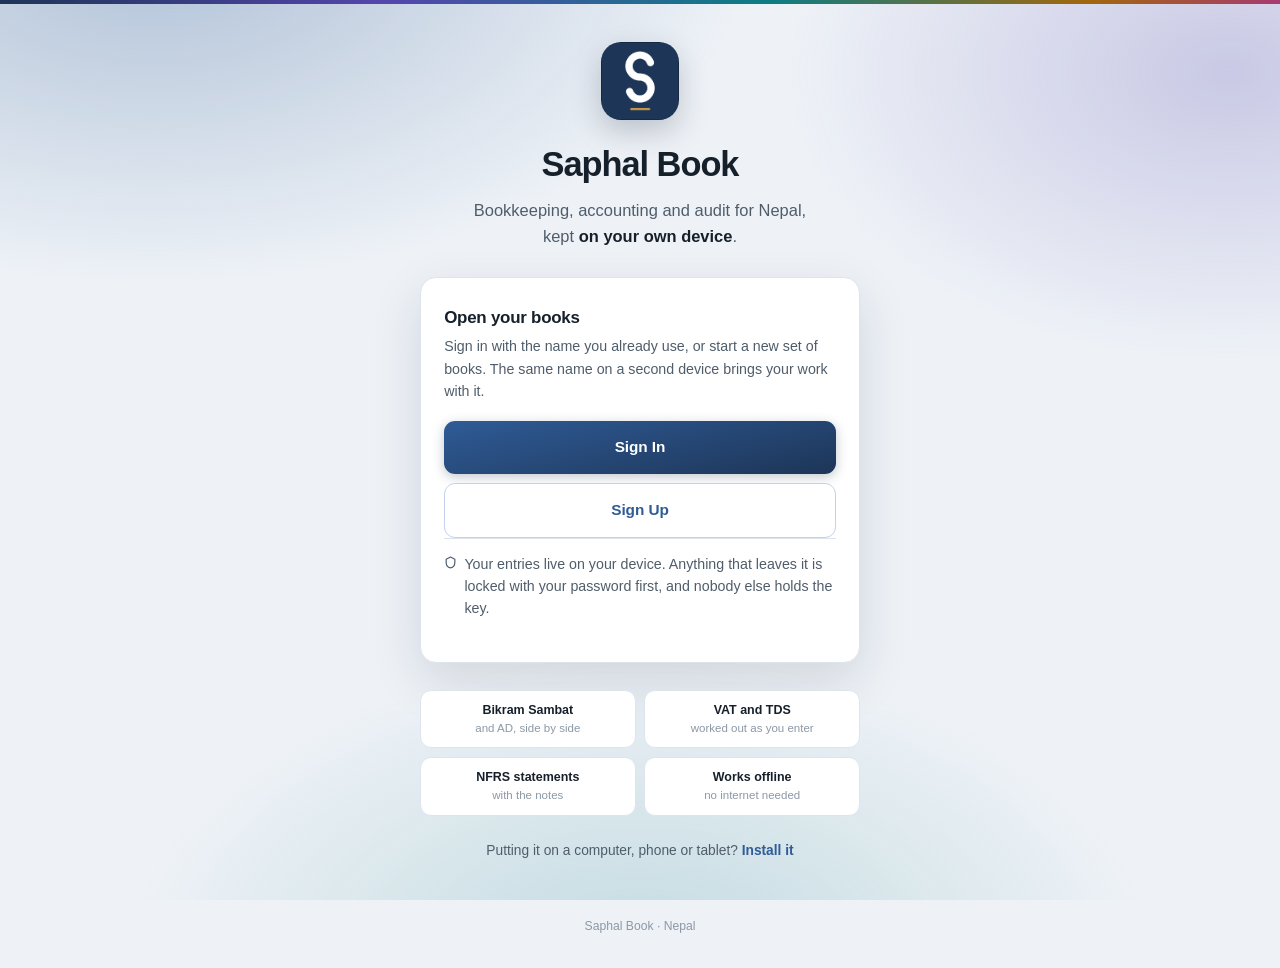
<file: index.html>
<!doctype html>
<html lang="en">
<head>
<meta charset="utf-8">
<meta name="viewport" content="width=device-width, initial-scale=1">
<title>Saphal Book</title>
<link rel="canonical" href="docs/">
<meta http-equiv="refresh" content="0; url=docs/">
<style>
body{font-family:-apple-system,BlinkMacSystemFont,"Segoe UI",Roboto,Arial,sans-serif;
  background:#f2f5f8;color:#16202b;display:grid;place-items:center;height:100vh;margin:0}
a{color:#2f5b96}
div{text-align:center}
</style>
</head>
<body>
<div>
  <p>Opening Saphal Book.</p>
  <p><a href="docs/">Continue here if nothing happens.</a></p>
</div>
<script>location.replace("docs/");</script>
</body>
</html>
</file>
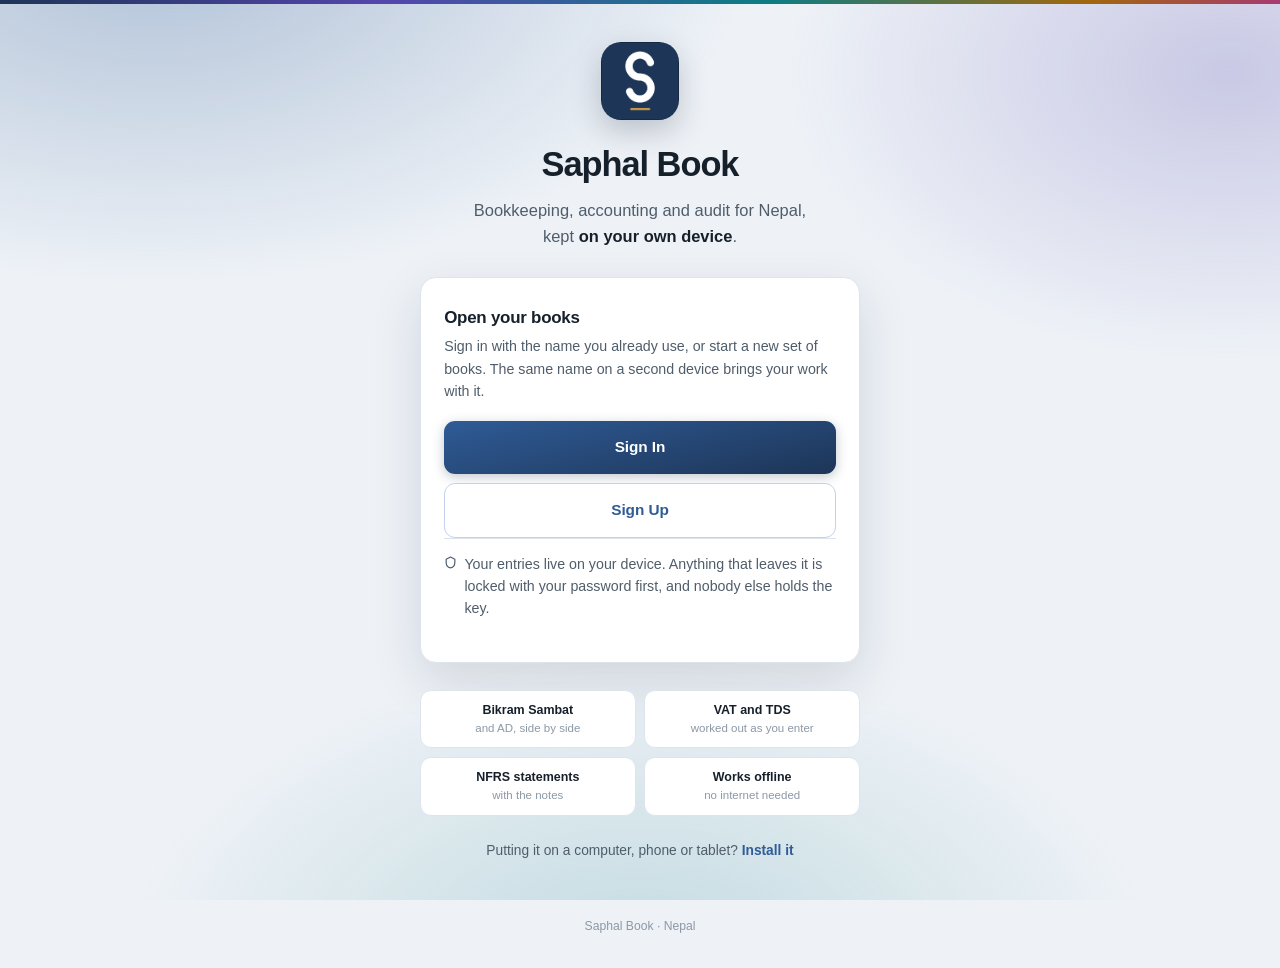
<file: docs/index.html>
<!doctype html>
<html lang="en">
<head>
<meta charset="utf-8">
<meta name="viewport" content="width=device-width, initial-scale=1">
<title>Saphal Book</title>
<meta name="description" content="Bookkeeping, accounting and audit for Nepal. Bikram Sambat dates, VAT, TDS and NFRS, on your own device.">
<meta name="theme-color" content="#1d3557">
<link rel="icon" type="image/png" href="icon-192.png?v=2">
<link rel="apple-touch-icon" href="icon-192.png?v=2">
<link rel="manifest" href="app/manifest.webmanifest">
<meta property="og:title" content="Saphal Book">
<meta property="og:description" content="Bookkeeping, accounting and audit for Nepal.">
<meta property="og:type" content="website">
<meta property="og:url" content="https://saphalbook.com/">
<style>
:root{
  --ink:#16202b; --soft:#4f5d6b; --faint:#8b98a5; --paper:#fff; --ground:#eef2f7;
  --line:#dde4ec; --brand:#1d3557; --brand-lift:#2f5b96; --brand-soft:#e7eefb;
  --brand-line:#c3d3ec; --violet:#5546ad; --teal:#0d7d84; --amber:#a2670c;
  --glow-a:rgba(47,91,150,.32); --glow-b:rgba(85,70,173,.24); --glow-c:rgba(13,125,132,.20);
  --shadow:0 18px 50px rgba(16,32,48,.13);
  --sans:-apple-system,BlinkMacSystemFont,"SF Pro Text","Segoe UI",Roboto,"Helvetica Neue",Arial,sans-serif;
}
@media (prefers-color-scheme:dark){:root{
  --ink:#e8edf3; --soft:#a9b6c4; --faint:#74838f; --paper:#161d26; --ground:#0c1117;
  --line:#28323d; --brand:#4d7ab8; --brand-lift:#6a9ada; --brand-soft:#1b2735;
  --brand-line:#2f4258; --violet:#9d94e0; --teal:#4fb3b8; --amber:#d9a441;
  --glow-a:rgba(77,122,184,.20); --glow-b:rgba(157,148,224,.14); --glow-c:rgba(79,179,184,.12);
  --shadow:0 18px 50px rgba(0,0,0,.45);
}}
*{box-sizing:border-box}
html,body{height:100%}
body{margin:0;font-family:var(--sans);background:var(--ground);color:var(--ink);
  line-height:1.6;-webkit-font-smoothing:antialiased;
  display:flex;flex-direction:column;min-height:100%}

/* The light behind the page. Three soft washes of colour, nothing moving,
   nothing to read. It gives the panel something to sit on. */
body::before{content:"";position:fixed;inset:0;z-index:0;pointer-events:none;
  background:
    radial-gradient(60rem 34rem at 12% -6%, var(--glow-a), transparent 62%),
    radial-gradient(46rem 30rem at 96% 8%, var(--glow-b), transparent 60%),
    radial-gradient(52rem 32rem at 50% 108%, var(--glow-c), transparent 62%)}

.rail{height:4px;flex:0 0 auto;position:relative;z-index:1;
  background:linear-gradient(90deg,var(--brand) 0%,var(--violet) 30%,var(--teal) 60%,var(--amber) 85%,#a83a71 100%)}

main{flex:1 1 auto;position:relative;z-index:1;
  display:grid;place-items:center;padding:2.4rem 1.2rem 1.4rem}
.panel{width:100%;max-width:440px;text-align:center}

.mark{width:78px;height:78px;border-radius:20px;display:block;margin:0 auto;
  box-shadow:0 12px 30px rgba(16,32,48,.22)}
h1{font-size:2.15rem;margin:1.05rem 0 .3rem;letter-spacing:-.03em;font-weight:700}
.tag{color:var(--soft);font-size:1.03rem;margin:0 auto 1.7rem;max-width:23rem}
.tag b{color:var(--ink);font-weight:600}

.card{background:var(--paper);border:1px solid var(--line);border-radius:16px;
  padding:1.6rem 1.45rem 1.45rem;box-shadow:var(--shadow);text-align:left}
.card h2{font-size:1.06rem;margin:0 0 .3rem;letter-spacing:-.015em;font-weight:650}
.card p{margin:0 0 1.2rem;color:var(--soft);font-size:.89rem;line-height:1.55}

.btn{display:block;text-decoration:none;border-radius:11px;padding:.88rem 1.1rem;
  text-align:center;font-weight:650;font-size:.96rem;letter-spacing:-.005em;
  background:linear-gradient(168deg,var(--brand-lift),var(--brand));color:#fff;
  box-shadow:0 3px 12px rgba(20,40,66,.26);transition:filter .15s,transform .15s}
.btn:hover{filter:brightness(1.1);transform:translateY(-1px)}
.btn.ghost{background:var(--paper);color:var(--brand-lift);
  border:1px solid var(--brand-line);box-shadow:none}
.btn.ghost:hover{background:var(--brand-soft);filter:none}
.btn + .btn{margin-top:.6rem}

.assure{margin:1.1rem 0 0;padding-top:.9rem;border-top:1px solid var(--line);
  font-size:.78rem;color:var(--faint);display:flex;align-items:flex-start;gap:.45rem}
.assure svg{flex:0 0 auto;margin-top:.15rem}

/* What it does, in four words each. Enough to know you are in the right
   place, short enough that nobody has to read it. */
.marks{list-style:none;margin:1.7rem 0 0;padding:0;
  display:grid;grid-template-columns:repeat(2,1fr);gap:.55rem}
.marks li{background:var(--paper);border:1px solid var(--line);border-radius:11px;
  padding:.7rem .55rem;font-size:.78rem;font-weight:600;color:var(--ink);
  text-align:center;line-height:1.35}
.marks span{display:block;font-weight:400;font-size:.72rem;color:var(--faint);
  margin-top:.1rem}

.quiet{margin-top:1.5rem;font-size:.86rem;color:var(--soft)}
.quiet a{color:var(--brand-lift);text-decoration:none;font-weight:600}
.quiet a:hover{text-decoration:underline}

footer{flex:0 0 auto;position:relative;z-index:1;text-align:center;
  padding:1.2rem 1.2rem 2rem;font-size:.76rem;color:var(--faint)}

@media (max-width:400px){
  h1{font-size:1.85rem}
  .marks{grid-template-columns:1fr}
}
</style>
</head>
<body>
<div class="rail"></div>

<main>
  <div class="panel">
    <img class="mark" src="icon-192.png?v=2" alt="" width="78" height="78">
    <h1>Saphal Book</h1>
    <p class="tag">Bookkeeping, accounting and audit for Nepal, kept
       <b>on your own device</b>.</p>

    <div class="card">
      <h2>Open your books</h2>
      <p>Sign in with the name you already use, or start a new set of books.
         The same name on a second device brings your work with it.</p>
      <a class="btn" href="app/">Sign In</a>
      <a class="btn ghost" href="app/">Sign Up</a>

      <p class="assure">
        <svg width="13" height="13" viewBox="0 0 24 24" fill="none"
             stroke="currentColor" stroke-width="2.2" stroke-linecap="round"
             stroke-linejoin="round" aria-hidden="true">
          <path d="M12 2l8 4v6c0 5-3.4 9.2-8 10-4.6-.8-8-5-8-10V6z"></path>
        </svg>
        <span>Your entries live on your device. Anything that leaves it is
          locked with your password first, and nobody else holds the key.</span>
      </p>
    </div>

    <ul class="marks">
      <li>Bikram Sambat<span>and AD, side by side</span></li>
      <li>VAT and TDS<span>worked out as you enter</span></li>
      <li>NFRS statements<span>with the notes</span></li>
      <li>Works offline<span>no internet needed</span></li>
    </ul>

    <p class="quiet">
      Putting it on a computer, phone or tablet?
      <a href="install/">Install it</a>
    </p>
  </div>
</main>

<footer>Saphal Book &middot; Nepal</footer>
</body>
</html>
</file>
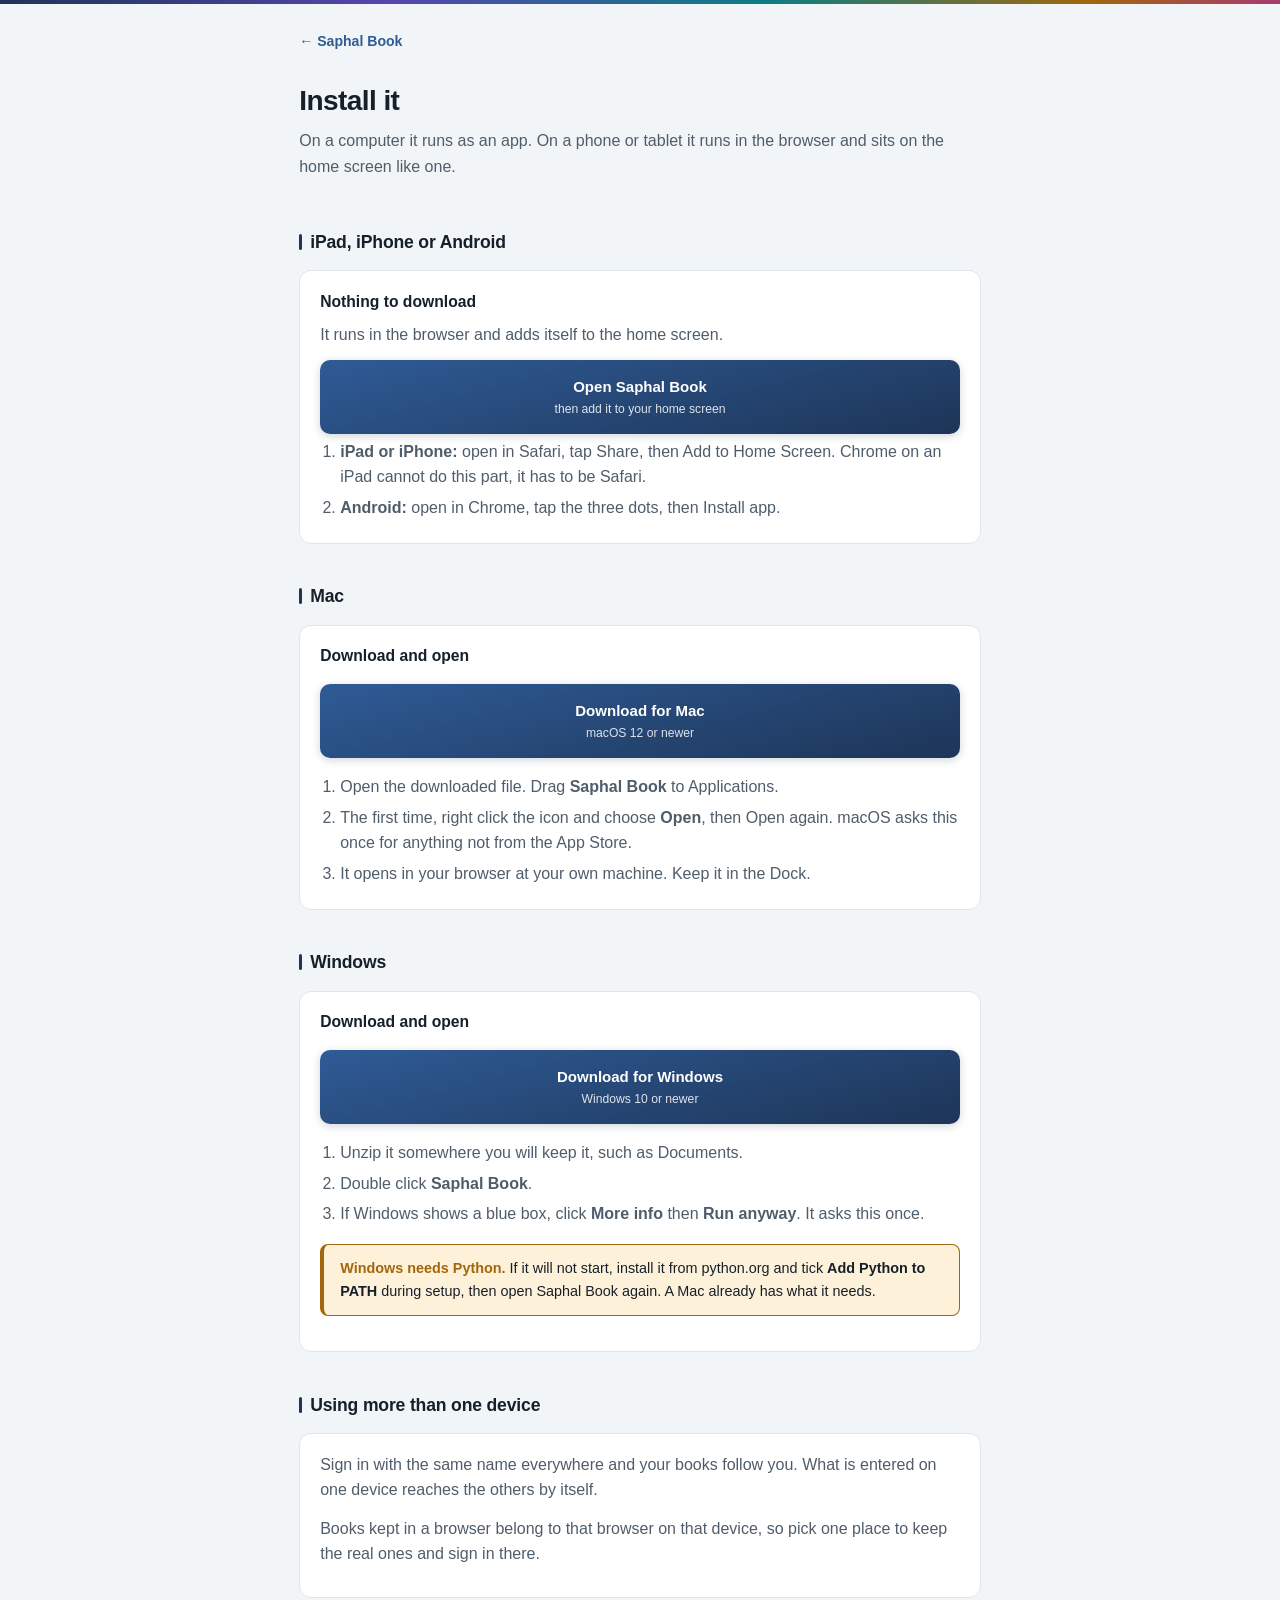
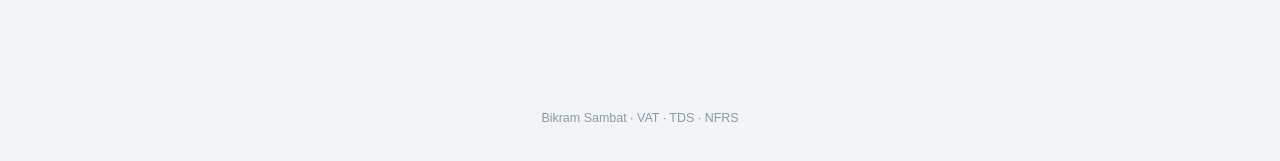
<file: docs/install/index.html>
<!doctype html>
<html lang="en">
<head>
<meta charset="utf-8">
<meta name="viewport" content="width=device-width, initial-scale=1">
<title>Install Saphal Book</title>
<meta name="description" content="How to install Saphal Book on a Mac, a Windows computer, an iPad, an iPhone or an Android device.">
<meta name="theme-color" content="#1d3557">
<link rel="icon" type="image/png" href="../icon-192.png?v=2">
<link rel="apple-touch-icon" href="../icon-192.png?v=2">
<style>
:root{
  --ink:#16202b; --soft:#4f5d6b; --faint:#8b98a5; --paper:#fff; --ground:#f2f5f8;
  --line:#dfe5ec; --brand:#1d3557; --brand-lift:#2f5b96; --brand-soft:#e7eefb;
  --brand-line:#bed0ec; --violet:#5546ad; --teal:#0d7d84; --amber:#a2670c;
  --amber-soft:#fdf1da;
  --sans:-apple-system,BlinkMacSystemFont,"SF Pro Text","Segoe UI",Roboto,"Helvetica Neue",Arial,sans-serif;
}
@media (prefers-color-scheme:dark){:root{
  --ink:#e8edf3; --soft:#a9b6c4; --faint:#74838f; --paper:#161c24; --ground:#0f141a;
  --line:#2a343f; --brand:#4d7ab8; --brand-lift:#5c8bcb; --brand-soft:#1c2a3d;
  --brand-line:#2f4258; --violet:#9d94e0; --teal:#4fb3b8; --amber:#d9a441;
  --amber-soft:#2e2513;
}}
*{box-sizing:border-box}
body{margin:0;font-family:var(--sans);background:var(--ground);color:var(--ink);
  line-height:1.6;-webkit-font-smoothing:antialiased}
.rail{height:4px;background:linear-gradient(90deg,var(--brand) 0%,var(--violet) 30%,var(--teal) 60%,var(--amber) 85%,#a83a71 100%)}
.wrap{max-width:720px;margin:0 auto;padding:0 1.2rem 4rem}

.back{display:inline-flex;align-items:center;gap:.4rem;margin-top:1.6rem;
  color:var(--brand-lift);text-decoration:none;font-size:.88rem;font-weight:600}
.back:hover{text-decoration:underline}

header{padding:1.6rem 0 .6rem}
h1{font-size:1.75rem;margin:0 0 .3rem;letter-spacing:-.02em}
.tag{color:var(--soft);margin:0}

h2{font-size:1.1rem;margin:2.4rem 0 .6rem;letter-spacing:-.01em;
  display:flex;align-items:center;gap:.5rem;font-weight:650}
h2::before{content:"";width:3px;height:16px;border-radius:2px;background:var(--brand)}
p{margin:0 0 .8rem;color:var(--soft)}

.card{background:var(--paper);border:1px solid var(--line);border-radius:12px;
  padding:1.1rem 1.25rem;margin:.9rem 0}
.card h3{font-size:.98rem;margin:0 0 .5rem;font-weight:650;color:var(--ink)}

.dl{display:grid;grid-template-columns:repeat(auto-fit,minmax(220px,1fr));gap:.8rem;margin:1rem 0}
.btn{display:block;text-decoration:none;border-radius:10px;padding:.9rem 1.1rem;
  text-align:center;font-weight:650;font-size:.94rem;
  background:linear-gradient(165deg,var(--brand-lift),var(--brand));color:#fff;
  box-shadow:0 2px 8px rgba(20,40,66,.2)}
.btn:hover{filter:brightness(1.09)}
.btn small{display:block;font-weight:400;opacity:.85;font-size:.76rem;margin-top:.1rem}

ol{margin:.3rem 0 0;padding-left:1.25rem;color:var(--soft)}
ol li{margin-bottom:.3rem}
code{background:var(--brand-soft);color:var(--brand-lift);border-radius:5px;
  padding:.1rem .35rem;font-size:.86em;font-family:ui-monospace,SFMono-Regular,Menlo,monospace}

.note{background:var(--amber-soft);border:1px solid var(--amber);border-left-width:4px;
  border-radius:8px;padding:.75rem 1rem;margin:1.1rem 0;font-size:.9rem;color:var(--ink)}
.note strong{color:var(--amber)}

footer{text-align:center;padding:2rem 1.2rem;font-size:.78rem;color:var(--faint)}
</style>
</head>
<body>
<div class="rail"></div>

<div class="wrap">
  <a class="back" href="../">&larr; Saphal Book</a>

  <header>
    <h1>Install it</h1>
    <p class="tag">On a computer it runs as an app. On a phone or tablet it runs in
       the browser and sits on the home screen like one.</p>
  </header>

  <h2>iPad, iPhone or Android</h2>
  <div class="card">
    <h3>Nothing to download</h3>
    <p>It runs in the browser and adds itself to the home screen.</p>
    <a class="btn" href="../app/">Open Saphal Book
      <small>then add it to your home screen</small></a>
    <ol>
      <li><b>iPad or iPhone:</b> open in Safari, tap Share, then Add to Home Screen.
          Chrome on an iPad cannot do this part, it has to be Safari.</li>
      <li><b>Android:</b> open in Chrome, tap the three dots, then Install app.</li>
    </ol>
  </div>

  <h2>Mac</h2>
  <div class="card">
    <h3>Download and open</h3>
    <div class="dl">
      <a class="btn" href="../download/Saphal%20Book%20for%20Mac.zip" download>
        Download for Mac<small>macOS 12 or newer</small></a>
    </div>
    <ol>
      <li>Open the downloaded file. Drag <b>Saphal Book</b> to Applications.</li>
      <li>The first time, right click the icon and choose <b>Open</b>, then Open again.
          macOS asks this once for anything not from the App Store.</li>
      <li>It opens in your browser at your own machine. Keep it in the Dock.</li>
    </ol>
  </div>

  <h2>Windows</h2>
  <div class="card">
    <h3>Download and open</h3>
    <div class="dl">
      <a class="btn" href="../download/Saphal%20Book%20for%20Windows.zip" download>
        Download for Windows<small>Windows 10 or newer</small></a>
    </div>
    <ol>
      <li>Unzip it somewhere you will keep it, such as Documents.</li>
      <li>Double click <b>Saphal Book</b>.</li>
      <li>If Windows shows a blue box, click <b>More info</b> then <b>Run anyway</b>.
          It asks this once.</li>
    </ol>
    <div class="note">
      <strong>Windows needs Python.</strong> If it will not start, install it from
      python.org and tick <b>Add Python to PATH</b> during setup, then open Saphal
      Book again. A Mac already has what it needs.
    </div>
  </div>

  <h2>Using more than one device</h2>
  <div class="card">
    <p>Sign in with the same name everywhere and your books follow you. What is
       entered on one device reaches the others by itself.</p>
    <p>Books kept in a browser belong to that browser on that device, so pick one
       place to keep the real ones and sign in there.</p>
  </div>
</div>

<footer>Bikram Sambat &middot; VAT &middot; TDS &middot; NFRS</footer>
</body>
</html>
</file>
